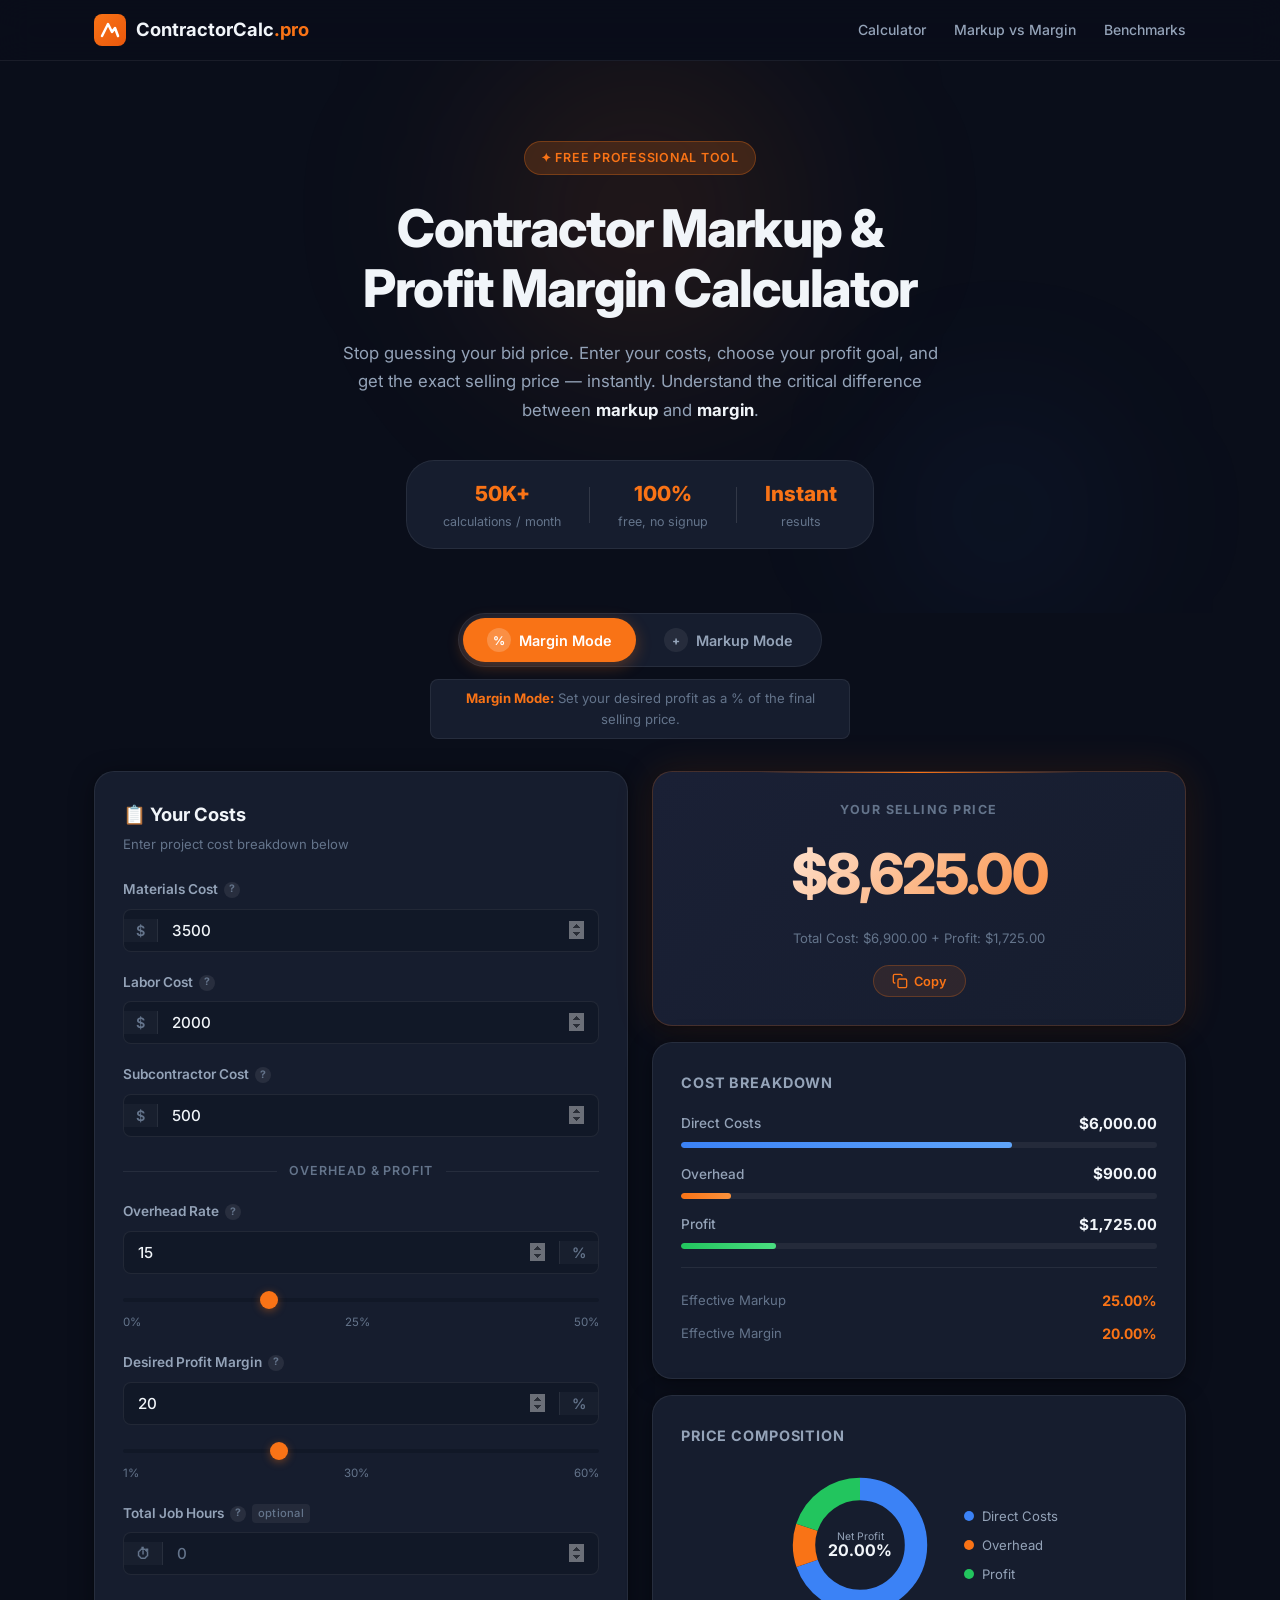
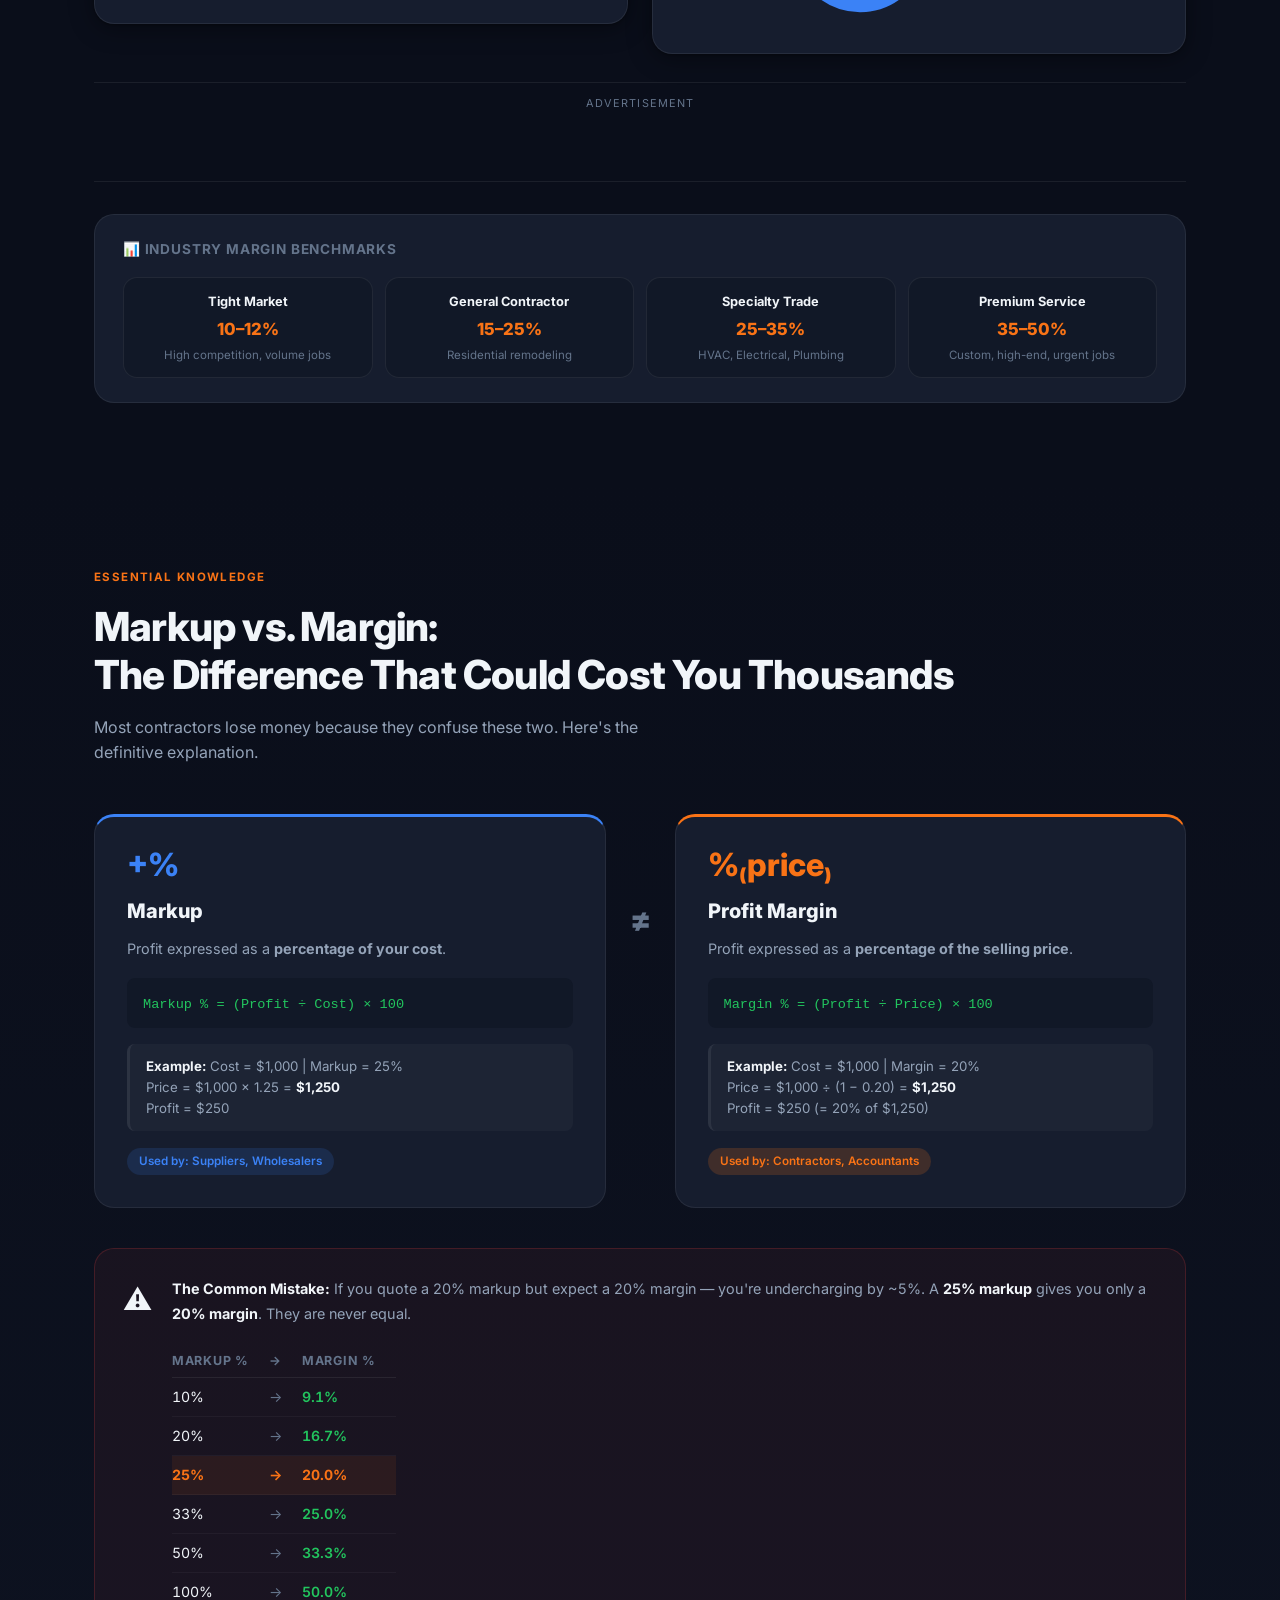
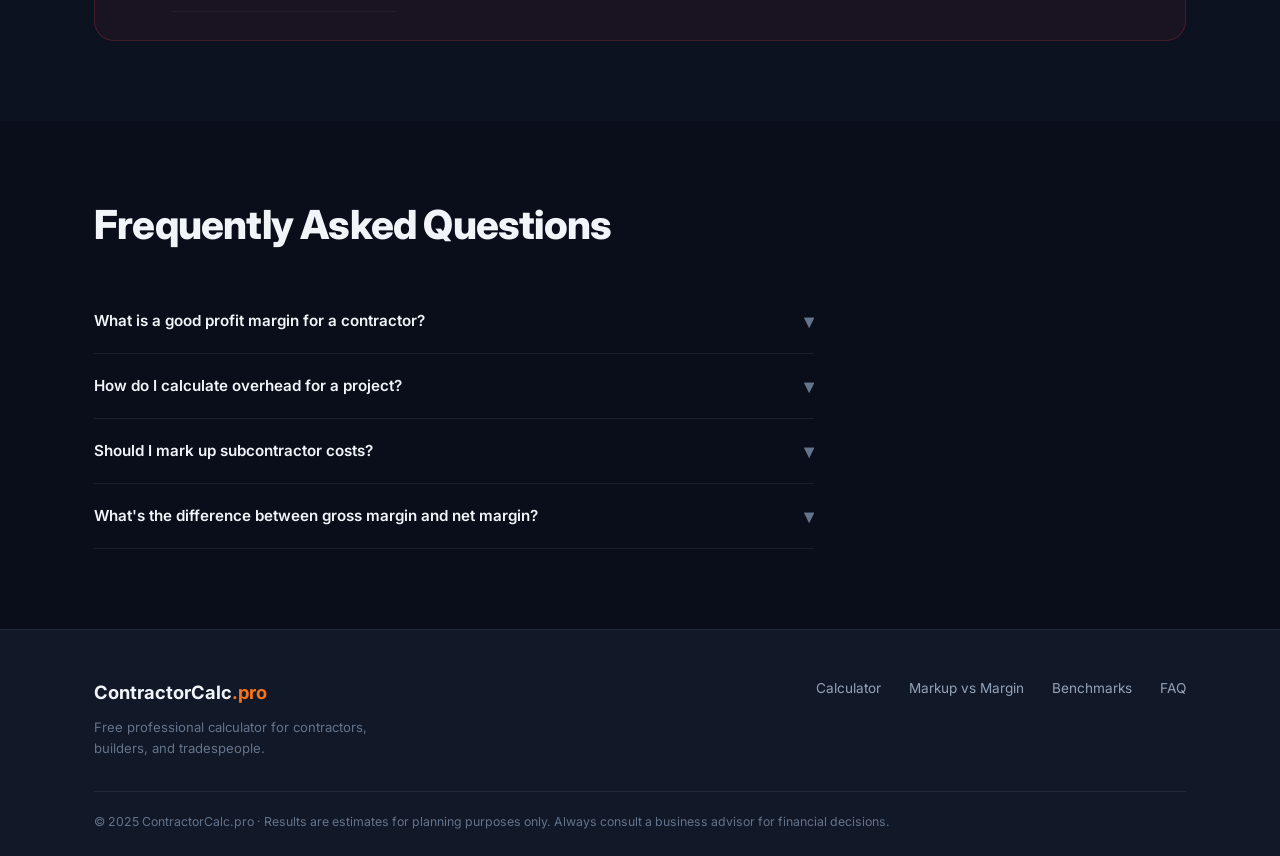
<file: index.html>
<!DOCTYPE html>
<html lang="en">
<head>
  <meta charset="UTF-8" />
  <meta name="viewport" content="width=device-width, initial-scale=1.0" />
  <title>Contractor Markup & Profit Margin Calculator | Free Professional Tool</title>
  <meta name="description" content="Free contractor markup calculator. Instantly calculate job price from material cost, labor, overhead, and desired profit margin. Understand the difference between markup vs margin." />
  <meta name="keywords" content="contractor markup calculator, profit margin calculator for contractors, construction markup calculator, material markup tool, subcontractor bid calculator" />
  <link rel="preconnect" href="https://fonts.googleapis.com" />
  <link href="https://fonts.googleapis.com/css2?family=Inter:wght@300;400;500;600;700;800&display=swap" rel="stylesheet" />
  <link rel="stylesheet" href="style.css" />

  <!-- ═══════════════ GOOGLE ADSENSE ═══════════════
    MONETIZATION SETUP INSTRUCTIONS:
    1. Replace ca-pub-XXXXXXXXXXXXXXXXX with your real AdSense Publisher ID.
    2. Replace data-ad-slot values with your actual ad unit slot IDs.
    3. Remove the "data-adtest='on'" attribute before going live in production.
    4. Ensure your site is approved by Google AdSense before enabling ads.
  ════════════════════════════════════════════════ -->
  <script async
    src="https://pagead2.googlesyndication.com/pagead/js/adsbygoogle.js?client=ca-pub-XXXXXXXXXXXXXXXXX"
    crossorigin="anonymous">
  </script>
</head>
<body>

  <!-- ═══════════════ HEADER ═══════════════ -->
  <header class="site-header">
    <div class="container">
      <div class="logo">
        <svg width="32" height="32" viewBox="0 0 32 32" fill="none">
          <rect width="32" height="32" rx="8" fill="url(#logoGrad)"/>
          <path d="M8 22L14 10L18 18L21 14L24 22" stroke="white" stroke-width="2.5" stroke-linecap="round" stroke-linejoin="round"/>
          <defs>
            <linearGradient id="logoGrad" x1="0" y1="0" x2="32" y2="32" gradientUnits="userSpaceOnUse">
              <stop stop-color="#F97316"/>
              <stop offset="1" stop-color="#EA580C"/>
            </linearGradient>
          </defs>
        </svg>
        <span>ContractorCalc<span class="logo-pro">.pro</span></span>
      </div>
      <nav class="header-nav">
        <a href="#calculator">Calculator</a>
        <a href="#guide">Markup vs Margin</a>
        <a href="#benchmarks">Benchmarks</a>
      </nav>
    </div>
  </header>

  <!-- ═══════════════ HERO ═══════════════ -->
  <section class="hero">
    <div class="container">
      <div class="hero-badge">✦ Free Professional Tool</div>
      <h1>Contractor Markup &amp;<br/>Profit Margin Calculator</h1>
      <p class="hero-subtitle">Stop guessing your bid price. Enter your costs, choose your profit goal, and get the exact selling price — instantly. Understand the critical difference between <strong>markup</strong> and <strong>margin</strong>.</p>
      <div class="hero-stats">
        <div class="stat"><span class="stat-num">50K+</span><span class="stat-label">calculations / month</span></div>
        <div class="stat-divider"></div>
        <div class="stat"><span class="stat-num">100%</span><span class="stat-label">free, no signup</span></div>
        <div class="stat-divider"></div>
        <div class="stat"><span class="stat-num">Instant</span><span class="stat-label">results</span></div>
      </div>
    </div>
    <div class="hero-bg-orb orb1"></div>
    <div class="hero-bg-orb orb2"></div>
  </section>

  <!-- ═══════════════ MAIN CALCULATOR ═══════════════ -->
  <section id="calculator" class="calc-section">
    <div class="container">

      <!-- Mode Toggle -->
      <div class="mode-toggle-wrapper">
        <div class="mode-toggle" role="group" aria-label="Calculation mode">
          <button id="btn-margin" class="mode-btn active" onclick="setMode('margin')">
            <span class="mode-icon">%</span> Margin Mode
          </button>
          <button id="btn-markup" class="mode-btn" onclick="setMode('markup')">
            <span class="mode-icon">+</span> Markup Mode
          </button>
        </div>
        <div class="mode-tooltip" id="mode-tooltip">
          <strong>Margin Mode:</strong> Set your desired profit as a % of the final selling price.
        </div>
      </div>

      <div class="calc-grid">

        <!-- ── LEFT: INPUTS ── -->
        <div class="card inputs-card">
          <div class="card-header">
            <h2>📋 Your Costs</h2>
            <p>Enter project cost breakdown below</p>
          </div>

          <div class="input-group">
            <label for="materials">Materials Cost <span class="tooltip-icon" data-tip="Raw materials, supplies, equipment you purchase for this job.">?</span></label>
            <div class="input-wrap">
              <span class="input-prefix">$</span>
              <input type="number" id="materials" min="0" step="0.01" placeholder="0.00" oninput="calculate()" />
            </div>
          </div>

          <div class="input-group">
            <label for="labor">Labor Cost <span class="tooltip-icon" data-tip="Wages paid to workers for this specific job (not overhead salaries).">?</span></label>
            <div class="input-wrap">
              <span class="input-prefix">$</span>
              <input type="number" id="labor" min="0" step="0.01" placeholder="0.00" oninput="calculate()" />
            </div>
          </div>

          <div class="input-group">
            <label for="subcontractor">Subcontractor Cost <span class="tooltip-icon" data-tip="Payments to subcontractors or specialty trades you hire for this job.">?</span></label>
            <div class="input-wrap">
              <span class="input-prefix">$</span>
              <input type="number" id="subcontractor" min="0" step="0.01" placeholder="0.00" oninput="calculate()" />
            </div>
          </div>

          <div class="input-divider">
            <span>Overhead & Profit</span>
          </div>

          <div class="input-group">
            <label for="overhead">Overhead Rate <span class="tooltip-icon" data-tip="Your general business expenses allocated to this job: insurance, office, vehicles, tools, etc. Industry average: 10–20%.">?</span></label>
            <div class="input-wrap">
              <input type="number" id="overhead" min="0" max="100" step="0.1" value="15" oninput="calculate()" />
              <span class="input-suffix">%</span>
            </div>
            <div class="slider-wrap">
              <input type="range" id="overhead-slider" min="0" max="50" step="0.5" value="15"
                oninput="document.getElementById('overhead').value=this.value; calculate()" />
              <div class="slider-labels"><span>0%</span><span>25%</span><span>50%</span></div>
            </div>
          </div>

          <!-- Margin mode -->
          <div class="input-group" id="margin-group">
            <label for="margin">Desired Profit Margin <span class="tooltip-icon" data-tip="Profit as % of the selling price. Most contractors target 15–25%. Enter this and get your price.">?</span></label>
            <div class="input-wrap">
              <input type="number" id="margin" min="0.1" max="90" step="0.1" value="20" oninput="calculate()" />
              <span class="input-suffix">%</span>
            </div>
            <div class="slider-wrap">
              <input type="range" id="margin-slider" min="1" max="60" step="0.5" value="20"
                oninput="document.getElementById('margin').value=this.value; calculate()" />
              <div class="slider-labels"><span>1%</span><span>30%</span><span>60%</span></div>
            </div>
          </div>

          <!-- Markup mode -->
          <div class="input-group hidden" id="markup-group">
            <label for="markup">Desired Markup <span class="tooltip-icon" data-tip="Profit as % of your total cost. A 25% markup on $100 cost = $125 price. Note: this gives ~20% margin.">?</span></label>
            <div class="input-wrap">
              <input type="number" id="markup" min="0.1" max="500" step="0.1" value="25" oninput="calculate()" />
              <span class="input-suffix">%</span>
            </div>
            <div class="slider-wrap">
              <input type="range" id="markup-slider" min="1" max="200" step="0.5" value="25"
                oninput="document.getElementById('markup').value=this.value; calculate()" />
              <div class="slider-labels"><span>1%</span><span>100%</span><span>200%</span></div>
            </div>
          </div>

          <div class="input-group">
            <label for="hours">Total Job Hours <span class="tooltip-icon" data-tip="Optional: Total hours for this job. Used to calculate your effective hourly rate.">?</span> <span class="optional-badge">optional</span></label>
            <div class="input-wrap">
              <span class="input-prefix">⏱</span>
              <input type="number" id="hours" min="0" step="0.5" placeholder="0" oninput="calculate()" />
            </div>
          </div>

        </div><!-- /inputs-card -->

        <!-- ── RIGHT: RESULTS ── -->
        <div class="results-col">

          <!-- Big Price Card -->
          <div class="card price-card" id="price-card">
            <div class="price-label">Your Selling Price</div>
            <div class="price-value" id="selling-price">$0.00</div>
            <div class="price-sub" id="price-sub">Enter costs on the left to calculate</div>
            <button class="copy-btn" id="copy-btn" onclick="copyResult()" title="Copy price">
              <svg width="16" height="16" viewBox="0 0 24 24" fill="none" stroke="currentColor" stroke-width="2"><rect x="9" y="9" width="13" height="13" rx="2"/><path d="M5 15H4a2 2 0 0 1-2-2V4a2 2 0 0 1 2-2h9a2 2 0 0 1 2 2v1"/></svg>
              Copy
            </button>
          </div>

          <!-- Breakdown Card -->
          <div class="card breakdown-card">
            <h3>Cost Breakdown</h3>
            <div class="breakdown-list" id="breakdown-list">
              <div class="breakdown-item">
                <div class="breakdown-bar-wrap">
                  <span class="breakdown-label">Direct Costs</span>
                  <span class="breakdown-amount" id="b-direct">$0.00</span>
                </div>
                <div class="breakdown-bar"><div class="bar-fill bar-direct" id="bar-direct" style="width:0%"></div></div>
              </div>
              <div class="breakdown-item">
                <div class="breakdown-bar-wrap">
                  <span class="breakdown-label">Overhead</span>
                  <span class="breakdown-amount" id="b-overhead">$0.00</span>
                </div>
                <div class="breakdown-bar"><div class="bar-fill bar-overhead" id="bar-overhead" style="width:0%"></div></div>
              </div>
              <div class="breakdown-item">
                <div class="breakdown-bar-wrap">
                  <span class="breakdown-label">Profit</span>
                  <span class="breakdown-amount" id="b-profit">$0.00</span>
                </div>
                <div class="breakdown-bar"><div class="bar-fill bar-profit" id="bar-profit" style="width:0%"></div></div>
              </div>
            </div>

            <!-- Conversion Box -->
            <div class="conversion-box" id="conversion-box">
              <div class="conv-row">
                <span class="conv-label">Effective Markup</span>
                <span class="conv-value" id="eff-markup">—</span>
              </div>
              <div class="conv-row">
                <span class="conv-label">Effective Margin</span>
                <span class="conv-value" id="eff-margin">—</span>
              </div>
              <div class="conv-row" id="hourly-row" style="display:none">
                <span class="conv-label">Effective Hourly Rate</span>
                <span class="conv-value" id="eff-hourly">—</span>
              </div>
            </div>
          </div>

          <!-- Donut Chart Card -->
          <div class="card chart-card">
            <h3>Price Composition</h3>
            <div class="chart-wrap">
              <svg id="donut-svg" viewBox="0 0 200 200" width="160" height="160">
                <circle id="d-direct"   cx="100" cy="100" r="70" fill="none" stroke="#3B82F6" stroke-width="28" stroke-dasharray="0 440" stroke-dashoffset="110" transform="rotate(-90 100 100)" style="transition:stroke-dasharray 0.6s cubic-bezier(.4,0,.2,1)"/>
                <circle id="d-overhead" cx="100" cy="100" r="70" fill="none" stroke="#F97316" stroke-width="28" stroke-dasharray="0 440" stroke-dashoffset="110" transform="rotate(-90 100 100)" style="transition:stroke-dasharray 0.6s cubic-bezier(.4,0,.2,1)"/>
                <circle id="d-profit"   cx="100" cy="100" r="70" fill="none" stroke="#22C55E" stroke-width="28" stroke-dasharray="0 440" stroke-dashoffset="110" transform="rotate(-90 100 100)" style="transition:stroke-dasharray 0.6s cubic-bezier(.4,0,.2,1)"/>
                <text x="100" y="94"  text-anchor="middle" font-size="13" fill="#94A3B8" font-family="Inter,sans-serif">Net Profit</text>
                <text id="center-profit" x="100" y="114" text-anchor="middle" font-size="20" font-weight="700" fill="#F1F5F9" font-family="Inter,sans-serif">0%</text>
              </svg>
              <div class="chart-legend">
                <div class="legend-item"><span class="legend-dot" style="background:#3B82F6"></span>Direct Costs</div>
                <div class="legend-item"><span class="legend-dot" style="background:#F97316"></span>Overhead</div>
                <div class="legend-item"><span class="legend-dot" style="background:#22C55E"></span>Profit</div>
              </div>
            </div>
          </div>

        </div><!-- /results-col -->
      </div><!-- /calc-grid -->

      <!-- ═══════════════ AD UNIT: Below Results ═══════════════
           Placement: High-intent zone — user has just seen the selling price.
           Format: Responsive display ad (adapts to container width).
           Replace data-ad-slot with your actual AdSense slot ID.
      ════════════════════════════════════════════════════════ -->
      <div class="ad-unit-wrap" id="ad-below-results" aria-label="Advertisement">
        <div class="ad-label">Advertisement</div>
        <ins class="adsbygoogle"
          style="display:block"
          data-ad-client="ca-pub-XXXXXXXXXXXXXXXXX"
          data-ad-slot="XXXXXXXXXX"
          data-ad-format="auto"
          data-full-width-responsive="true"
          data-adtest="on">
        </ins>
        <script>(adsbygoogle = window.adsbygoogle || []).push({});</script>
      </div>
      <!-- ════════════════════════════════════════════════════ -->

      <!-- Industry Benchmarks Strip -->
      <div class="benchmarks-strip" id="benchmarks">
        <div class="benchmarks-title">📊 Industry Margin Benchmarks</div>
        <div class="benchmarks-grid">
          <div class="benchmark-item" onclick="applyBenchmark(10)">
            <div class="b-name">Tight Market</div>
            <div class="b-range">10–12%</div>
            <div class="b-desc">High competition, volume jobs</div>
          </div>
          <div class="benchmark-item" onclick="applyBenchmark(20)">
            <div class="b-name">General Contractor</div>
            <div class="b-range">15–25%</div>
            <div class="b-desc">Residential remodeling</div>
          </div>
          <div class="benchmark-item" onclick="applyBenchmark(30)">
            <div class="b-name">Specialty Trade</div>
            <div class="b-range">25–35%</div>
            <div class="b-desc">HVAC, Electrical, Plumbing</div>
          </div>
          <div class="benchmark-item" onclick="applyBenchmark(40)">
            <div class="b-name">Premium Service</div>
            <div class="b-range">35–50%</div>
            <div class="b-desc">Custom, high-end, urgent jobs</div>
          </div>
        </div>
      </div>

    </div><!-- /container -->
  </section>

  <!-- ═══════════════ EDUCATION: MARKUP VS MARGIN ═══════════════ -->
  <section id="guide" class="education-section">
    <div class="container">
      <div class="section-tag">Essential Knowledge</div>
      <h2 class="section-title">Markup vs. Margin:<br/>The Difference That Could Cost You Thousands</h2>
      <p class="section-sub">Most contractors lose money because they confuse these two. Here's the definitive explanation.</p>

      <div class="vs-grid">
        <div class="vs-card vs-markup">
          <div class="vs-icon">+%</div>
          <h3>Markup</h3>
          <p>Profit expressed as a <strong>percentage of your cost</strong>.</p>
          <div class="formula-box">
            <code>Markup % = (Profit ÷ Cost) × 100</code>
          </div>
          <div class="example-box">
            <strong>Example:</strong> Cost = $1,000 | Markup = 25%<br/>
            Price = $1,000 × 1.25 = <strong>$1,250</strong><br/>
            Profit = $250
          </div>
          <div class="vs-badge markup-badge">Used by: Suppliers, Wholesalers</div>
        </div>

        <div class="vs-divider">
          <span>≠</span>
        </div>

        <div class="vs-card vs-margin">
          <div class="vs-icon">%₍price₎</div>
          <h3>Profit Margin</h3>
          <p>Profit expressed as a <strong>percentage of the selling price</strong>.</p>
          <div class="formula-box">
            <code>Margin % = (Profit ÷ Price) × 100</code>
          </div>
          <div class="example-box">
            <strong>Example:</strong> Cost = $1,000 | Margin = 20%<br/>
            Price = $1,000 ÷ (1 − 0.20) = <strong>$1,250</strong><br/>
            Profit = $250 (= 20% of $1,250)
          </div>
          <div class="vs-badge margin-badge">Used by: Contractors, Accountants</div>
        </div>
      </div>

      <!-- Key Insight Box -->
      <div class="insight-box">
        <div class="insight-icon">⚠️</div>
        <div class="insight-content">
          <strong>The Common Mistake:</strong> If you quote a 20% markup but expect a 20% margin — you're undercharging by ~5%. A <strong>25% markup</strong> gives you only a <strong>20% margin</strong>. They are never equal.
          <div class="conversion-table">
            <table>
              <thead><tr><th>Markup %</th><th>→</th><th>Margin %</th></tr></thead>
              <tbody>
                <tr><td>10%</td><td>→</td><td>9.1%</td></tr>
                <tr><td>20%</td><td>→</td><td>16.7%</td></tr>
                <tr class="highlight-row"><td>25%</td><td>→</td><td>20.0%</td></tr>
                <tr><td>33%</td><td>→</td><td>25.0%</td></tr>
                <tr><td>50%</td><td>→</td><td>33.3%</td></tr>
                <tr><td>100%</td><td>→</td><td>50.0%</td></tr>
              </tbody>
            </table>
          </div>
        </div>
      </div>

    </div>
  </section>

  <!-- ═══════════════ FAQ ═══════════════ -->
  <section class="faq-section">
    <div class="container">
      <h2 class="section-title">Frequently Asked Questions</h2>
      <div class="faq-list">
        <div class="faq-item">
          <button class="faq-q" onclick="toggleFaq(this)">What is a good profit margin for a contractor? <span class="faq-arrow">▾</span></button>
          <div class="faq-a">Most general contractors target <strong>15–25% net profit margin</strong>. Specialty trades (HVAC, electrical, plumbing) typically achieve 25–35% due to specialized expertise and licensing. Aim for at least 15% to sustainably cover unexpected costs and business growth.</div>
        </div>
        <div class="faq-item">
          <button class="faq-q" onclick="toggleFaq(this)">How do I calculate overhead for a project? <span class="faq-arrow">▾</span></button>
          <div class="faq-a">Add up all your annual fixed costs (insurance, office rent, vehicle costs, tools, admin salaries, software subscriptions) and divide by your annual revenue. This gives you your overhead rate. The industry average for small contractors is <strong>10–20%</strong>. In this calculator, enter that percentage and it automatically adds it to your job cost.</div>
        </div>
        <div class="faq-item">
          <button class="faq-q" onclick="toggleFaq(this)">Should I mark up subcontractor costs? <span class="faq-arrow">▾</span></button>
          <div class="faq-a"><strong>Yes.</strong> As a general contractor, you take on risk and manage subcontractors — that has value. A typical markup on subcontractor work is <strong>10–20%</strong>. This is standard practice and entirely legitimate. Enter your subcontractor costs in the calculator and it will be included in your total cost base before applying your profit margin.</div>
        </div>
        <div class="faq-item">
          <button class="faq-q" onclick="toggleFaq(this)">What's the difference between gross margin and net margin? <span class="faq-arrow">▾</span></button>
          <div class="faq-a"><strong>Gross margin</strong> = (Revenue − Direct Job Costs) / Revenue. It excludes overhead. <strong>Net margin</strong> = (Revenue − All Costs including overhead) / Revenue. This calculator computes <strong>net margin</strong> (after overhead is applied), which is what truly matters for business health. Target at minimum a 15% net margin to stay profitable.</div>
        </div>
      </div>
    </div>
  </section>

  <!-- ═══════════════ FOOTER ═══════════════ -->
  <footer class="site-footer">
    <div class="container">
      <div class="footer-content">
        <div class="footer-brand">
          <div class="logo"><span>ContractorCalc<span class="logo-pro">.pro</span></span></div>
          <p>Free professional calculator for contractors, builders, and tradespeople.</p>
        </div>
        <div class="footer-links">
          <a href="#calculator">Calculator</a>
          <a href="#guide">Markup vs Margin</a>
          <a href="#benchmarks">Benchmarks</a>
          <a href="#faq">FAQ</a>
        </div>
      </div>
      <div class="footer-bottom">
        <p>© 2025 ContractorCalc.pro · Results are estimates for planning purposes only. Always consult a business advisor for financial decisions.</p>
      </div>
    </div>
  </footer>

  <!-- Tooltip popup -->
  <div class="tooltip-popup" id="tooltip-popup"></div>

  <script src="app.js"></script>
</body>
</html>
</file>
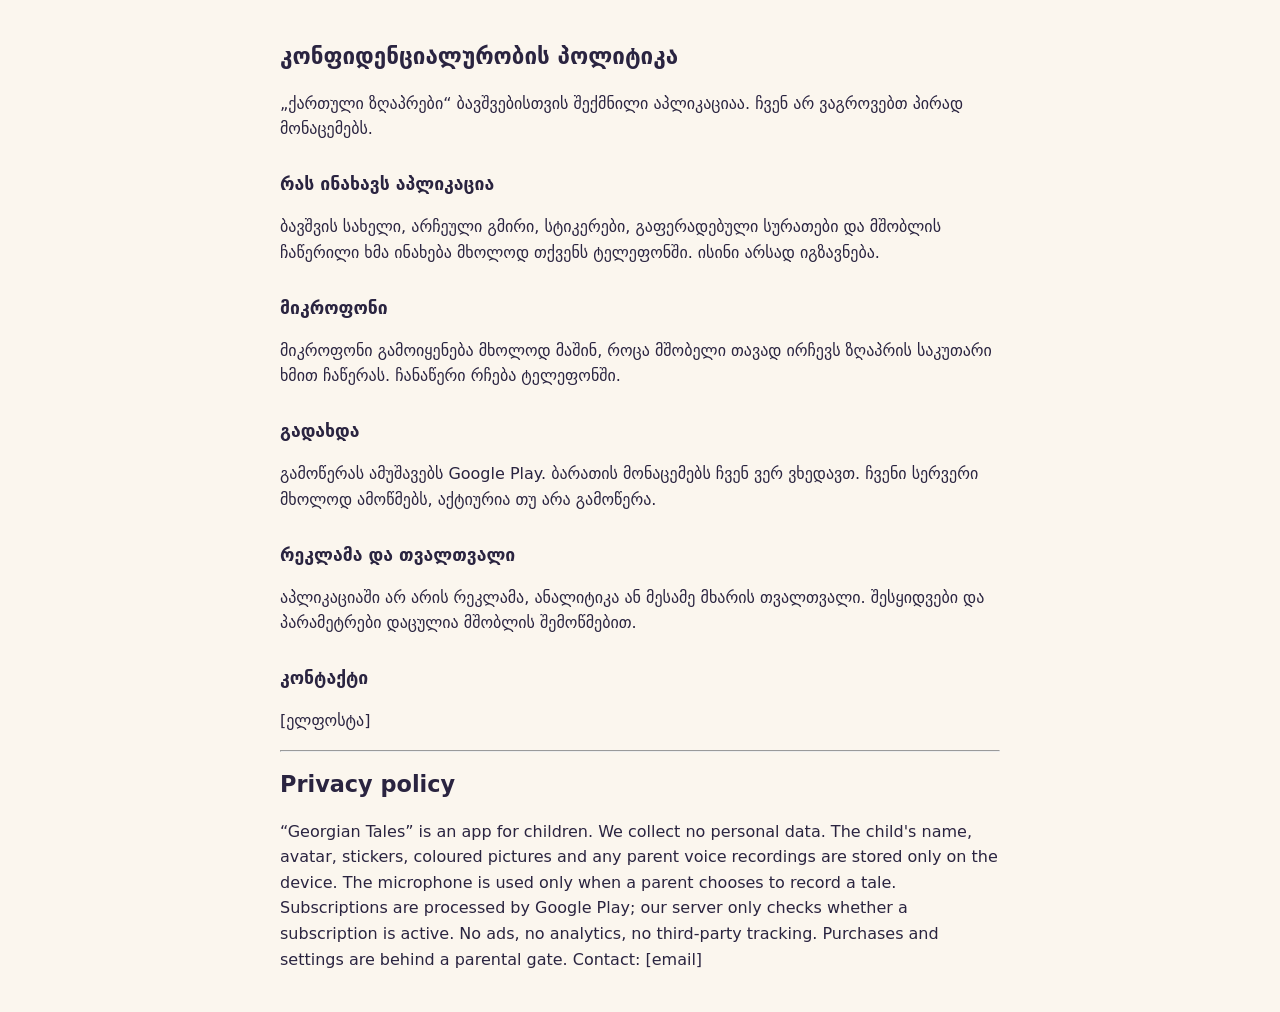
<file: georgian-tales/privacy.html>
<!doctype html><html lang="ka"><head><meta charset="utf-8"><meta name="viewport" content="width=device-width,initial-scale=1">
<title>კონფიდენციალურობის პოლიტიკა — ქართული ზღაპრები</title>
<style>body{font:16px/1.6 system-ui,sans-serif;max-width:720px;margin:0 auto;padding:24px 16px;color:#2a2440;background:#fbf6ee}h1{font-size:1.4rem}h2{font-size:1.1rem;margin-top:1.6em}</style></head><body>
<h1>კონფიდენციალურობის პოლიტიკა</h1>
<p>„ქართული ზღაპრები“ ბავშვებისთვის შექმნილი აპლიკაციაა. ჩვენ არ ვაგროვებთ პირად მონაცემებს.</p>
<h2>რას ინახავს აპლიკაცია</h2>
<p>ბავშვის სახელი, არჩეული გმირი, სტიკერები, გაფერადებული სურათები და მშობლის ჩაწერილი ხმა ინახება მხოლოდ თქვენს ტელეფონში. ისინი არსად იგზავნება.</p>
<h2>მიკროფონი</h2>
<p>მიკროფონი გამოიყენება მხოლოდ მაშინ, როცა მშობელი თავად ირჩევს ზღაპრის საკუთარი ხმით ჩაწერას. ჩანაწერი რჩება ტელეფონში.</p>
<h2>გადახდა</h2>
<p>გამოწერას ამუშავებს Google Play. ბარათის მონაცემებს ჩვენ ვერ ვხედავთ. ჩვენი სერვერი მხოლოდ ამოწმებს, აქტიურია თუ არა გამოწერა.</p>
<h2>რეკლამა და თვალთვალი</h2>
<p>აპლიკაციაში არ არის რეკლამა, ანალიტიკა ან მესამე მხარის თვალთვალი. შესყიდვები და პარამეტრები დაცულია მშობლის შემოწმებით.</p>
<h2>კონტაქტი</h2>
<p>[ელფოსტა]</p>
<hr>
<h1>Privacy policy</h1>
<p>“Georgian Tales” is an app for children. We collect no personal data. The child's name, avatar, stickers, coloured pictures and any parent voice recordings are stored only on the device. The microphone is used only when a parent chooses to record a tale. Subscriptions are processed by Google Play; our server only checks whether a subscription is active. No ads, no analytics, no third-party tracking. Purchases and settings are behind a parental gate. Contact: [email]</p>
</body></html>
</file>
<file: style.css>
/* ═══════════════════════════════════════════
   CONTRACTOR CALC PRO — GLOBAL STYLES
   ═══════════════════════════════════════════ */

/* ── TOKENS ── */
:root {
  --bg-base:       #0A0E1A;
  --bg-surface:    #111827;
  --bg-card:       #161D2E;
  --bg-card-hover: #1C2540;
  --border:        rgba(255,255,255,0.07);
  --border-light:  rgba(255,255,255,0.12);

  --orange:        #F97316;
  --orange-dark:   #EA580C;
  --orange-glow:   rgba(249,115,22,0.18);
  --blue:          #3B82F6;
  --green:         #22C55E;
  --red:           #EF4444;

  --text-primary:  #F1F5F9;
  --text-secondary:#94A3B8;
  --text-muted:    #64748B;

  --radius-sm:  8px;
  --radius-md:  14px;
  --radius-lg:  20px;
  --radius-xl:  28px;

  --shadow-card: 0 4px 24px rgba(0,0,0,0.4), 0 1px 3px rgba(0,0,0,0.3);
  --shadow-glow: 0 0 40px rgba(249,115,22,0.12);

  --transition: 0.22s cubic-bezier(.4,0,.2,1);
}

/* ── RESET ── */
*, *::before, *::after { box-sizing: border-box; margin: 0; padding: 0; }
html { scroll-behavior: smooth; font-size: 16px; }
body {
  font-family: 'Inter', -apple-system, sans-serif;
  background: var(--bg-base);
  color: var(--text-primary);
  line-height: 1.6;
  min-height: 100vh;
  overflow-x: hidden;
}

input[type="number"]::-webkit-inner-spin-button { opacity: 0.4; }
a { color: var(--orange); text-decoration: none; }
a:hover { text-decoration: underline; }
.hidden { display: none !important; }

/* ── CONTAINER ── */
.container { max-width: 1140px; margin: 0 auto; padding: 0 24px; }

/* ══════════════════════════════════════════
   HEADER
══════════════════════════════════════════ */
.site-header {
  position: sticky; top: 0; z-index: 100;
  background: rgba(10,14,26,0.85);
  backdrop-filter: blur(16px);
  border-bottom: 1px solid var(--border);
  padding: 14px 0;
}
.site-header .container { display: flex; align-items: center; justify-content: space-between; gap: 24px; }
.logo {
  display: flex; align-items: center; gap: 10px;
  font-size: 1.15rem; font-weight: 700; color: var(--text-primary);
  text-decoration: none;
}
.logo-pro { color: var(--orange); }
.header-nav { display: flex; gap: 28px; }
.header-nav a {
  font-size: 0.875rem; font-weight: 500; color: var(--text-secondary);
  transition: color var(--transition);
}
.header-nav a:hover { color: var(--text-primary); text-decoration: none; }

/* ══════════════════════════════════════════
   HERO
══════════════════════════════════════════ */
.hero {
  position: relative;
  padding: 80px 0 64px;
  text-align: center;
  overflow: hidden;
}
.hero-bg-orb {
  position: absolute; border-radius: 50%;
  filter: blur(80px); pointer-events: none; z-index: 0;
}
.orb1 {
  width: 500px; height: 500px;
  background: radial-gradient(circle, rgba(249,115,22,0.14) 0%, transparent 70%);
  top: -100px; left: 50%; transform: translateX(-50%);
}
.orb2 {
  width: 300px; height: 300px;
  background: radial-gradient(circle, rgba(59,130,246,0.1) 0%, transparent 70%);
  bottom: -50px; right: 10%;
}
.hero .container { position: relative; z-index: 1; }
.hero-badge {
  display: inline-block;
  background: var(--orange-glow);
  border: 1px solid rgba(249,115,22,0.3);
  color: var(--orange);
  font-size: 0.78rem; font-weight: 600;
  letter-spacing: 0.06em; text-transform: uppercase;
  padding: 6px 16px; border-radius: 50px;
  margin-bottom: 24px;
}
.hero h1 {
  font-size: clamp(2rem, 5vw, 3.25rem);
  font-weight: 800; line-height: 1.15;
  letter-spacing: -0.03em;
  margin-bottom: 20px;
}
.hero-subtitle {
  font-size: 1.05rem; color: var(--text-secondary);
  max-width: 600px; margin: 0 auto 36px;
  line-height: 1.7;
}
.hero-subtitle strong { color: var(--text-primary); }
.hero-stats {
  display: inline-flex; align-items: center; gap: 28px;
  background: var(--bg-card);
  border: 1px solid var(--border);
  border-radius: var(--radius-xl);
  padding: 16px 36px;
}
.stat { display: flex; flex-direction: column; align-items: center; gap: 2px; }
.stat-num { font-size: 1.3rem; font-weight: 800; color: var(--orange); }
.stat-label { font-size: 0.78rem; color: var(--text-muted); }
.stat-divider { width: 1px; height: 36px; background: var(--border-light); }

/* ══════════════════════════════════════════
   CALC SECTION
══════════════════════════════════════════ */
.calc-section { padding: 0 0 80px; }

/* Mode Toggle */
.mode-toggle-wrapper {
  display: flex; flex-direction: column; align-items: center;
  gap: 12px; margin-bottom: 32px;
}
.mode-toggle {
  display: inline-flex;
  background: var(--bg-card);
  border: 1px solid var(--border);
  border-radius: var(--radius-xl);
  padding: 4px;
  gap: 4px;
}
.mode-btn {
  display: flex; align-items: center; gap: 8px;
  padding: 10px 24px; border-radius: 50px;
  border: none; background: transparent;
  color: var(--text-secondary); font-size: 0.9rem; font-weight: 600;
  cursor: pointer; transition: all var(--transition); font-family: inherit;
}
.mode-btn .mode-icon {
  width: 24px; height: 24px;
  display: flex; align-items: center; justify-content: center;
  background: rgba(255,255,255,0.07); border-radius: 50%;
  font-size: 0.75rem; font-weight: 700;
}
.mode-btn.active {
  background: var(--orange); color: white;
  box-shadow: 0 4px 16px rgba(249,115,22,0.3);
}
.mode-btn.active .mode-icon { background: rgba(255,255,255,0.2); }
.mode-tooltip {
  font-size: 0.82rem; color: var(--text-muted);
  background: var(--bg-card); border: 1px solid var(--border);
  border-radius: var(--radius-sm); padding: 8px 16px;
  max-width: 420px; text-align: center;
}
.mode-tooltip strong { color: var(--orange); }

/* Grid */
.calc-grid {
  display: grid;
  grid-template-columns: 1fr 1fr;
  gap: 24px;
  align-items: start;
}

/* Cards */
.card {
  background: var(--bg-card);
  border: 1px solid var(--border);
  border-radius: var(--radius-lg);
  padding: 28px;
  box-shadow: var(--shadow-card);
  transition: border-color var(--transition);
}
.card:hover { border-color: var(--border-light); }

/* Inputs Card */
.card-header { margin-bottom: 24px; }
.card-header h2 { font-size: 1.15rem; font-weight: 700; margin-bottom: 4px; }
.card-header p { font-size: 0.82rem; color: var(--text-muted); }

.input-group { margin-bottom: 20px; }
.input-group label {
  display: flex; align-items: center; gap: 6px;
  font-size: 0.85rem; font-weight: 600; color: var(--text-secondary);
  margin-bottom: 8px;
}
.optional-badge {
  font-size: 0.7rem; font-weight: 500; color: var(--text-muted);
  background: rgba(255,255,255,0.06); border-radius: 4px;
  padding: 1px 6px; letter-spacing: 0.02em;
}
.tooltip-icon {
  width: 16px; height: 16px;
  display: inline-flex; align-items: center; justify-content: center;
  background: rgba(255,255,255,0.08); border-radius: 50%;
  font-size: 0.65rem; font-weight: 700; color: var(--text-muted);
  cursor: help; flex-shrink: 0;
  transition: background var(--transition);
}
.tooltip-icon:hover { background: rgba(249,115,22,0.3); color: var(--orange); }

.input-wrap {
  display: flex; align-items: center;
  background: var(--bg-surface);
  border: 1px solid var(--border);
  border-radius: var(--radius-sm);
  overflow: hidden;
  transition: border-color var(--transition), box-shadow var(--transition);
}
.input-wrap:focus-within {
  border-color: var(--orange);
  box-shadow: 0 0 0 3px var(--orange-glow);
}
.input-prefix, .input-suffix {
  padding: 0 12px;
  font-size: 0.9rem; font-weight: 600;
  color: var(--text-muted);
  background: rgba(255,255,255,0.03);
  border-right: 1px solid var(--border);
  user-select: none;
  white-space: nowrap;
}
.input-suffix { border-right: none; border-left: 1px solid var(--border); }
.input-wrap input {
  flex: 1; background: transparent; border: none; outline: none;
  padding: 11px 14px;
  font-size: 0.95rem; font-weight: 500; color: var(--text-primary);
  font-family: inherit;
  min-width: 0;
}
.input-wrap input::placeholder { color: var(--text-muted); }

.input-divider {
  display: flex; align-items: center; gap: 12px;
  margin: 24px 0 20px;
  font-size: 0.78rem; font-weight: 600; color: var(--text-muted);
  letter-spacing: 0.08em; text-transform: uppercase;
}
.input-divider::before, .input-divider::after {
  content: ''; flex: 1; height: 1px; background: var(--border);
}

/* Sliders */
.slider-wrap {
  margin-top: 10px;
}
.slider-wrap input[type="range"] {
  width: 100%; -webkit-appearance: none; appearance: none;
  height: 4px; border-radius: 4px;
  background: var(--bg-surface);
  outline: none; cursor: pointer;
}
.slider-wrap input[type="range"]::-webkit-slider-thumb {
  -webkit-appearance: none; appearance: none;
  width: 18px; height: 18px; border-radius: 50%;
  background: var(--orange);
  box-shadow: 0 2px 8px rgba(249,115,22,0.4);
  cursor: pointer;
  transition: transform var(--transition);
}
.slider-wrap input[type="range"]::-webkit-slider-thumb:hover { transform: scale(1.2); }
.slider-labels {
  display: flex; justify-content: space-between;
  font-size: 0.72rem; color: var(--text-muted); margin-top: 4px;
}

/* Results Column */
.results-col { display: flex; flex-direction: column; gap: 16px; }

/* Price Card */
.price-card {
  text-align: center;
  background: linear-gradient(135deg, #1A2035 0%, var(--bg-card) 100%);
  border-color: rgba(249,115,22,0.2);
  box-shadow: var(--shadow-glow), var(--shadow-card);
  position: relative;
  overflow: hidden;
}
.price-card::before {
  content: '';
  position: absolute; top: -1px; left: 20%; right: 20%;
  height: 2px;
  background: linear-gradient(90deg, transparent, var(--orange), transparent);
}
.price-label {
  font-size: 0.78rem; font-weight: 700; letter-spacing: 0.12em;
  text-transform: uppercase; color: var(--text-muted); margin-bottom: 10px;
}
.price-value {
  font-size: clamp(2.5rem, 5vw, 3.5rem);
  font-weight: 800; letter-spacing: -0.03em;
  background: linear-gradient(135deg, #ffffff 0%, var(--orange) 100%);
  -webkit-background-clip: text; -webkit-text-fill-color: transparent;
  background-clip: text;
  margin-bottom: 8px;
  transition: all 0.4s cubic-bezier(.4,0,.2,1);
}
.price-sub {
  font-size: 0.82rem; color: var(--text-muted);
  margin-bottom: 16px;
}
.copy-btn {
  display: inline-flex; align-items: center; gap: 6px;
  background: rgba(249,115,22,0.1); border: 1px solid rgba(249,115,22,0.25);
  color: var(--orange); font-size: 0.8rem; font-weight: 600;
  padding: 7px 18px; border-radius: 50px;
  cursor: pointer; transition: all var(--transition); font-family: inherit;
}
.copy-btn:hover { background: var(--orange); color: white; }

/* Breakdown Card */
.breakdown-card h3 {
  font-size: 0.9rem; font-weight: 700; color: var(--text-secondary);
  text-transform: uppercase; letter-spacing: 0.06em;
  margin-bottom: 18px;
}
.breakdown-item { margin-bottom: 14px; }
.breakdown-bar-wrap { display: flex; justify-content: space-between; align-items: center; margin-bottom: 6px; }
.breakdown-label { font-size: 0.85rem; font-weight: 500; color: var(--text-secondary); }
.breakdown-amount { font-size: 0.95rem; font-weight: 700; color: var(--text-primary); font-variant-numeric: tabular-nums; }
.breakdown-bar {
  height: 6px; border-radius: 6px; background: rgba(255,255,255,0.06); overflow: hidden;
}
.bar-fill { height: 100%; border-radius: 6px; transition: width 0.5s cubic-bezier(.4,0,.2,1); }
.bar-direct   { background: linear-gradient(90deg, #3B82F6, #60A5FA); }
.bar-overhead { background: linear-gradient(90deg, #F97316, #FB923C); }
.bar-profit   { background: linear-gradient(90deg, #22C55E, #4ADE80); }

.conversion-box {
  margin-top: 18px; padding-top: 16px;
  border-top: 1px solid var(--border);
}
.conv-row {
  display: flex; justify-content: space-between; align-items: center;
  padding: 5px 0;
}
.conv-label { font-size: 0.82rem; color: var(--text-muted); }
.conv-value {
  font-size: 0.9rem; font-weight: 700; color: var(--orange);
  font-variant-numeric: tabular-nums;
}

/* Chart Card */
.chart-card h3 {
  font-size: 0.9rem; font-weight: 700; color: var(--text-secondary);
  text-transform: uppercase; letter-spacing: 0.06em;
  margin-bottom: 18px;
}
.chart-wrap {
  display: flex; align-items: center; gap: 24px;
  justify-content: center;
}
.chart-legend { display: flex; flex-direction: column; gap: 8px; }
.legend-item {
  display: flex; align-items: center; gap: 8px;
  font-size: 0.82rem; color: var(--text-secondary);
}
.legend-dot { width: 10px; height: 10px; border-radius: 50%; flex-shrink: 0; }

/* Benchmarks Strip */
.benchmarks-strip {
  margin-top: 32px;
  background: var(--bg-card); border: 1px solid var(--border);
  border-radius: var(--radius-lg); padding: 24px 28px;
}
.benchmarks-title {
  font-size: 0.85rem; font-weight: 700; letter-spacing: 0.06em;
  text-transform: uppercase; color: var(--text-muted);
  margin-bottom: 16px;
}
.benchmarks-grid {
  display: grid; grid-template-columns: repeat(4, 1fr); gap: 12px;
}
.benchmark-item {
  background: var(--bg-surface);
  border: 1px solid var(--border);
  border-radius: var(--radius-md); padding: 14px;
  cursor: pointer; transition: all var(--transition);
  text-align: center;
}
.benchmark-item:hover {
  border-color: var(--orange); background: var(--orange-glow);
  transform: translateY(-2px);
}
.b-name { font-size: 0.8rem; font-weight: 700; color: var(--text-primary); margin-bottom: 4px; }
.b-range { font-size: 1.05rem; font-weight: 800; color: var(--orange); margin-bottom: 4px; }
.b-desc { font-size: 0.72rem; color: var(--text-muted); line-height: 1.4; }

/* ══════════════════════════════════════════
   EDUCATION SECTION
══════════════════════════════════════════ */
.education-section {
  padding: 80px 0;
  background: linear-gradient(180deg, var(--bg-base) 0%, #0D1220 100%);
}
.section-tag {
  display: inline-block;
  font-size: 0.72rem; font-weight: 700; letter-spacing: 0.12em;
  text-transform: uppercase; color: var(--orange);
  margin-bottom: 16px;
}
.section-title {
  font-size: clamp(1.6rem, 3.5vw, 2.5rem);
  font-weight: 800; letter-spacing: -0.02em; line-height: 1.2;
  margin-bottom: 16px;
}
.section-sub {
  font-size: 1rem; color: var(--text-secondary);
  max-width: 560px; margin-bottom: 48px;
}

.vs-grid {
  display: grid; grid-template-columns: 1fr auto 1fr;
  gap: 24px; align-items: start;
  margin-bottom: 40px;
}
.vs-card {
  background: var(--bg-card); border: 1px solid var(--border);
  border-radius: var(--radius-lg); padding: 32px;
}
.vs-markup { border-top: 3px solid var(--blue); }
.vs-margin { border-top: 3px solid var(--orange); }
.vs-icon {
  font-size: 2rem; font-weight: 800; margin-bottom: 14px;
  line-height: 1;
}
.vs-markup .vs-icon { color: var(--blue); }
.vs-margin .vs-icon { color: var(--orange); }
.vs-card h3 { font-size: 1.25rem; font-weight: 800; margin-bottom: 10px; }
.vs-card p { font-size: 0.9rem; color: var(--text-secondary); margin-bottom: 18px; }
.formula-box {
  background: var(--bg-surface); border-radius: var(--radius-sm);
  padding: 12px 16px; margin-bottom: 16px;
}
.formula-box code {
  font-size: 0.85rem; font-family: 'JetBrains Mono', 'Fira Code', monospace;
  color: var(--green);
}
.example-box {
  font-size: 0.83rem; color: var(--text-secondary); line-height: 1.6;
  background: rgba(255,255,255,0.03); border-radius: var(--radius-sm);
  padding: 12px 16px; border-left: 3px solid var(--border);
  margin-bottom: 16px;
}
.example-box strong { color: var(--text-primary); }
.vs-badge {
  display: inline-block; font-size: 0.73rem; font-weight: 600;
  padding: 4px 12px; border-radius: 50px;
}
.markup-badge { background: rgba(59,130,246,0.15); color: var(--blue); }
.margin-badge { background: var(--orange-glow); color: var(--orange); }
.vs-divider {
  display: flex; align-items: center; justify-content: center;
  padding-top: 80px;
  font-size: 2rem; font-weight: 800; color: var(--text-muted);
}

.insight-box {
  display: flex; gap: 20px; align-items: flex-start;
  background: rgba(239,68,68,0.06);
  border: 1px solid rgba(239,68,68,0.2);
  border-radius: var(--radius-lg); padding: 28px;
}
.insight-icon { font-size: 1.8rem; flex-shrink: 0; }
.insight-content { font-size: 0.9rem; color: var(--text-secondary); line-height: 1.7; }
.insight-content strong { color: var(--text-primary); }

.conversion-table { margin-top: 18px; }
.conversion-table table { border-collapse: collapse; width: auto; }
.conversion-table th {
  font-size: 0.78rem; font-weight: 700; text-transform: uppercase;
  letter-spacing: 0.06em; color: var(--text-muted);
  padding: 6px 20px 6px 0; border-bottom: 1px solid var(--border);
}
.conversion-table td {
  padding: 7px 20px 7px 0;
  font-size: 0.88rem; font-variant-numeric: tabular-nums;
  color: var(--text-primary);
  border-bottom: 1px solid rgba(255,255,255,0.04);
}
.conversion-table td:nth-child(2) { color: var(--text-muted); }
.conversion-table td:nth-child(3) { color: var(--green); font-weight: 600; }
.highlight-row td { background: rgba(249,115,22,0.08); color: var(--orange) !important; font-weight: 700 !important; }

/* ══════════════════════════════════════════
   FAQ
══════════════════════════════════════════ */
.faq-section { padding: 80px 0; }
.faq-list { max-width: 720px; margin-top: 40px; }
.faq-item {
  border-bottom: 1px solid var(--border); overflow: hidden;
}
.faq-q {
  width: 100%; text-align: left; background: none; border: none;
  color: var(--text-primary); font-size: 0.95rem; font-weight: 600;
  padding: 20px 0; cursor: pointer; display: flex; justify-content: space-between;
  align-items: center; gap: 16px; font-family: inherit;
  transition: color var(--transition);
}
.faq-q:hover { color: var(--orange); }
.faq-arrow { font-size: 1.2rem; color: var(--text-muted); transition: transform var(--transition); flex-shrink: 0; }
.faq-q.open .faq-arrow { transform: rotate(180deg); color: var(--orange); }
.faq-a {
  font-size: 0.88rem; color: var(--text-secondary); line-height: 1.75;
  max-height: 0; overflow: hidden;
  transition: max-height 0.35s cubic-bezier(.4,0,.2,1), padding 0.3s;
}
.faq-a.open { max-height: 300px; padding-bottom: 20px; }
.faq-a strong { color: var(--text-primary); }

/* ══════════════════════════════════════════
   FOOTER
══════════════════════════════════════════ */
.site-footer {
  border-top: 1px solid var(--border);
  padding: 48px 0 24px;
  background: var(--bg-surface);
}
.footer-content {
  display: flex; justify-content: space-between; align-items: flex-start;
  gap: 40px; margin-bottom: 32px;
}
.footer-brand p { font-size: 0.82rem; color: var(--text-muted); margin-top: 10px; max-width: 300px; }
.footer-links { display: flex; gap: 28px; flex-wrap: wrap; }
.footer-links a { font-size: 0.85rem; color: var(--text-secondary); }
.footer-links a:hover { color: var(--text-primary); }
.footer-bottom { font-size: 0.77rem; color: var(--text-muted); border-top: 1px solid var(--border); padding-top: 20px; }

/* ══════════════════════════════════════════
   TOOLTIP
══════════════════════════════════════════ */
.tooltip-popup {
  position: fixed; z-index: 1000;
  background: #1E293B; border: 1px solid var(--border-light);
  border-radius: var(--radius-sm); padding: 10px 14px;
  font-size: 0.8rem; color: var(--text-secondary);
  max-width: 240px; line-height: 1.5;
  pointer-events: none; opacity: 0;
  transition: opacity 0.15s;
  box-shadow: 0 8px 24px rgba(0,0,0,0.5);
}
.tooltip-popup.show { opacity: 1; }

/* ══════════════════════════════════════════
   RESPONSIVE
══════════════════════════════════════════ */
@media (max-width: 900px) {
  .calc-grid { grid-template-columns: 1fr; }
  .vs-grid { grid-template-columns: 1fr; }
  .vs-divider { padding-top: 0; }
  .benchmarks-grid { grid-template-columns: repeat(2, 1fr); }
  .hero-stats { flex-direction: column; gap: 12px; }
  .stat-divider { width: 60px; height: 1px; }
}
@media (max-width: 600px) {
  .header-nav { display: none; }
  .hero { padding: 48px 0 40px; }
  .benchmarks-grid { grid-template-columns: 1fr 1fr; }
  .footer-content { flex-direction: column; gap: 24px; }
  .card { padding: 20px; }
  .hero-stats { display: none; }
}

/* ══════════════════════════════════════════
   ANIMATIONS
══════════════════════════════════════════ */
@keyframes fadeInUp {
  from { opacity: 0; transform: translateY(20px); }
  to   { opacity: 1; transform: translateY(0); }
}
.card, .vs-card, .benchmark-item { animation: fadeInUp 0.5s ease both; }
.inputs-card   { animation-delay: 0.1s; }
.price-card    { animation-delay: 0.15s; }
.breakdown-card{ animation-delay: 0.2s; }
.chart-card    { animation-delay: 0.25s; }

/* Pulse animation for price value when it updates */
@keyframes pulseBright {
  0%   { opacity: 1; }
  40%  { opacity: 0.6; }
  100% { opacity: 1; }
}
.price-pulse { animation: pulseBright 0.35s ease; }

/* ══════════════════════════════════════════
   AD UNIT STYLES
══════════════════════════════════════════ */
.ad-unit-wrap {
  margin: 28px 0;
  padding: 12px 0 0;
  border-top: 1px solid var(--border);
  border-bottom: 1px solid var(--border);
  text-align: center;
  min-height: 100px;
}
.ad-label {
  font-size: 0.68rem;
  letter-spacing: 0.1em;
  text-transform: uppercase;
  color: var(--text-muted);
  margin-bottom: 8px;
  user-select: none;
}
/* AdSense unit — adapts width to container */
.adsbygoogle {
  display: block;
  width: 100%;
  max-width: 100%;
}
</file>
